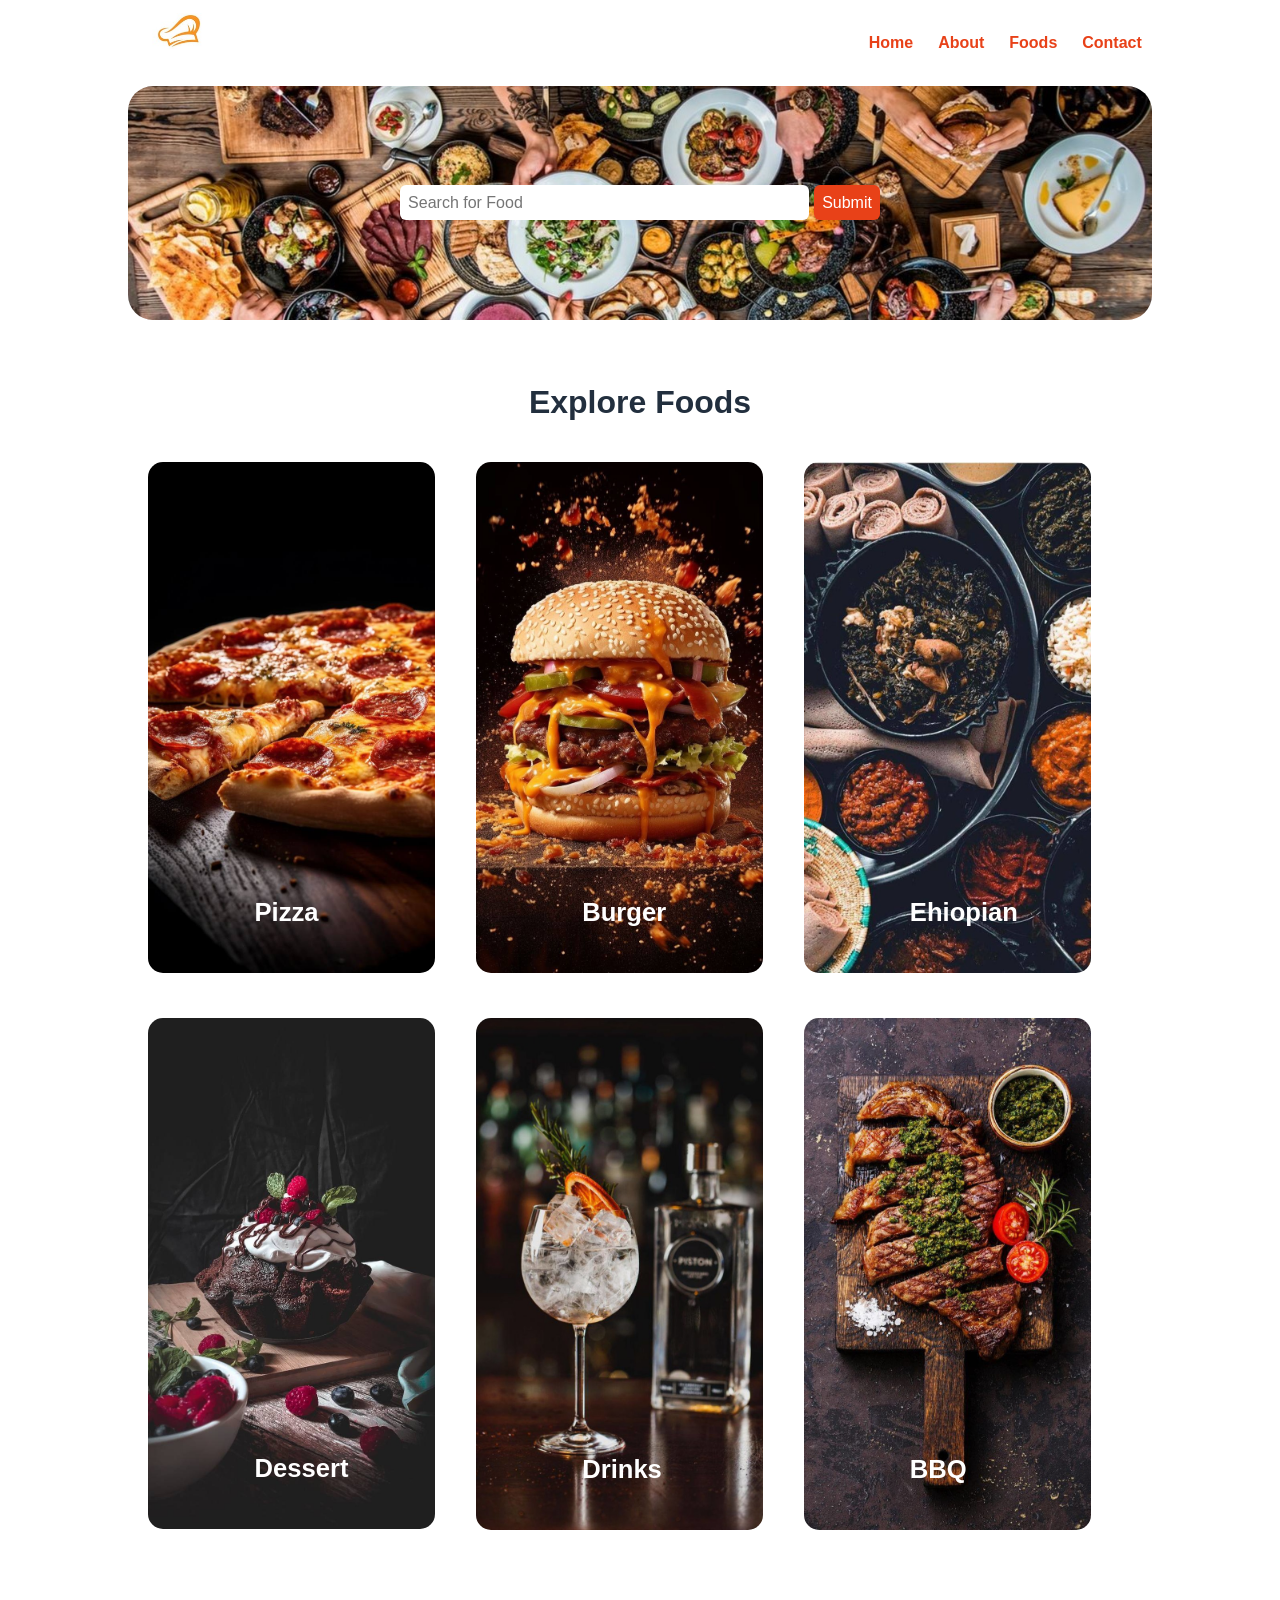
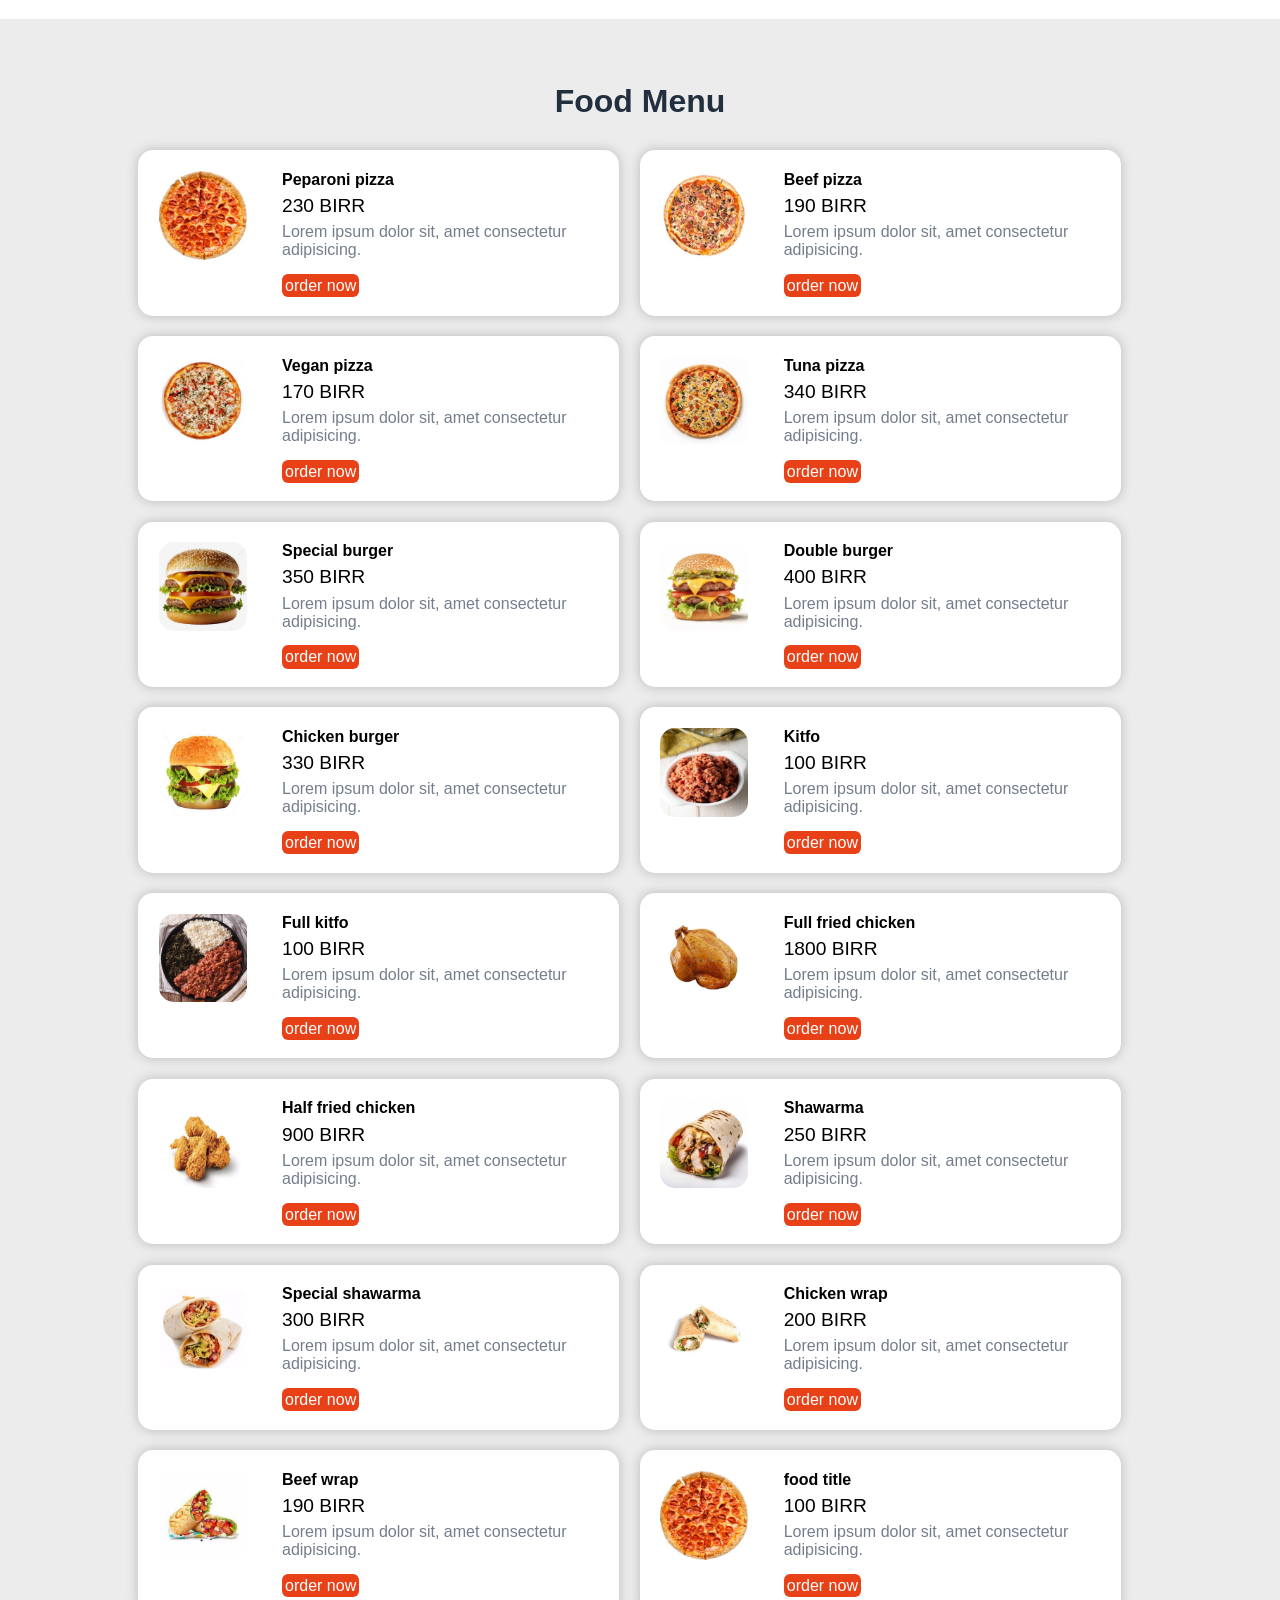
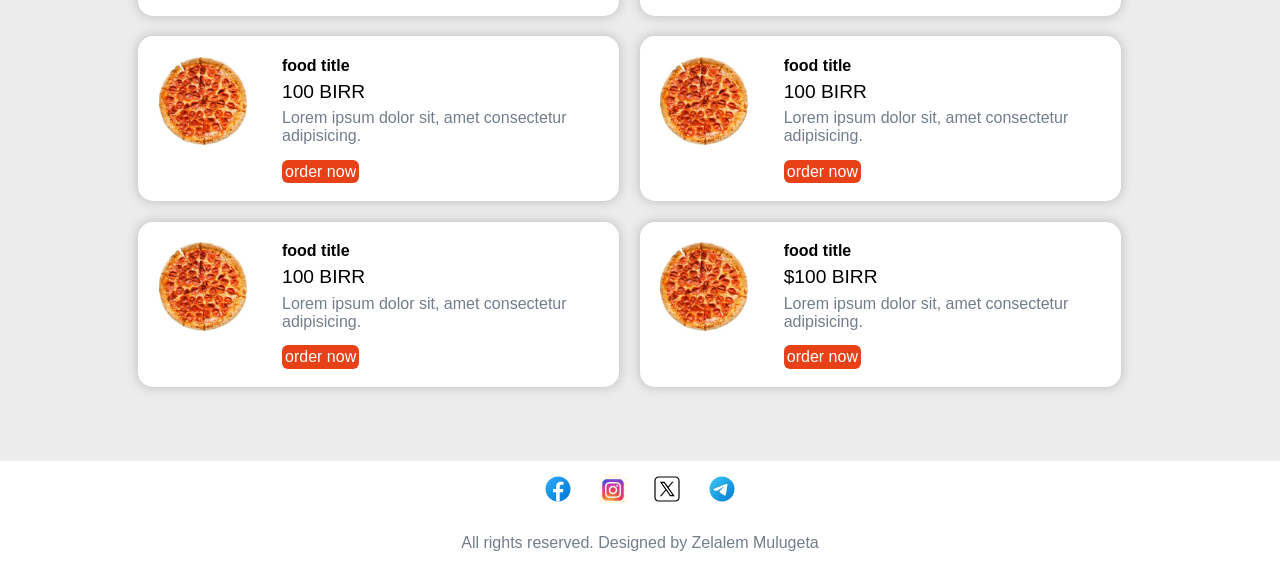
<file: index.html>
<!DOCTYPE html>
<html lang="en">
<head>
  <meta charset="UTF-8">
  <meta name="viewport" content="width=device-width, initial-scale=1.0">
  <title>Restuarant website</title>
  <link rel="stylesheet" href="style.css">
</head>
<body>
  <!--Navbar section stars here-->
    <section class="Navbar">
      <div class="container">
        <div class="logo">
          <img src="images/logo-new.jpg" alt="Restuarant logo" class="img-responsive">
        </div>
        <div class="menu text-right">
          <ul class="ul">
            <li>
              <a href="#">Home</a>
            </li>
            <li>
              <a href="#">About</a>
            </li>
            <li>
              <a href="#">Foods</a>
            </li>
            <li>
              <a href="#">Contact</a>
            </li>
          </ul>
        </div>

        <div class="clear-fix"></div>
      </div>
    </section>
  <!--Navbar section ends here-->




  <!--food search section starts here-->
    <section class="food-search text-center">
      <div class="container"> 
        <form action="">
          <input type="search" name="search" placeholder="Search for Food">
          <input type="submit" name="submit" placeholder="search" class="btn btn-primary">
        </form>
      </div>
    </section>
  <!--food search section ends here-->




  <!--catagories section starts here-->
    <section class="catagories">
      <div class="container">
        <h2 class="text-center">Explore Foods</h2>
        
        <a href="#">
        <div class="box-3 float-container">
          <img src="/images/cata-pizza4.jpg" alt="pizza" class="img-responsive img-curve">        
          <h3 class="float-text text-white">Pizza</h3>
        </div>
        </a>

        <a href="#">
        <div class="box-3 float-container">
          <img src="/images/cata-burger1.jpg" alt="pizza" class="img-responsive img-curve">

          <h3 class="float-text text-white">Burger</h3>
        </div>
        </a>

        <a href="#">
        <div class="box-3 float-container">
          <img src="/images/cata-habesha3.jpg" alt="pizza" class="img-responsive img-curve">
          <h3 class="float-text text-white">Ehiopian</h3>
        </div>
        </a>

        <a href="#">
        <div class="box-3 float-container">
          <img src="/images/cata-dessert.jpg" alt="pizza" class="img-responsive img-curve">
          <h3 class="float-text text-white">Dessert</h3>
        </div>
        </a>

        <a href="#">
        <div class="box-3 float-container">
          <img src="/images/cata-drink4.jpg" alt="pizza" class="img-responsive img-curve">
        <h3 class="float-text text-white">Drinks</h3>
        </div>
        </a>


        <a href="#">
        <div class="box-3 float-container">
          <img src="/images/cata-grilled.jpg" alt="pizza" class="img-responsive img-curve">
          <h3 class="float-text text-white">BBQ</h3>
        </div>
        </a>

        <div class="clear-fix"></div>

      </div>
    </section>
  <!--catagories section ends here-->  
 



  <!--food menu section starts here-->
    <section class="food-menu">
      <div class="container">
        <h2 class="text-center">Food Menu</h2>

        <div class="food-menu-box">
          <div class="food-menu-img">
            <img src="/images/menupizza1.jpg" alt="peparoni pizza" class="img-responsive img-curve">
          </div>

          <div class="food-menu-description">
            <h4>Peparoni pizza</h4>
            <p class="food-price">230 BIRR</p>
            <p class="food-detail">Lorem ipsum dolor sit, amet consectetur adipisicing.</p>
            <br>
            

            <a href="#" class="btn btn-primary">order now</a>
          </div>
          <div class="clear-fix"></div>
        </div>

        <div class="food-menu-box">
          <div class="food-menu-img">
            <img src="/images/beef-pizza.jpg" alt="beef pizza" class="img-responsive img-curve">
          </div>

          <div class="food-menu-description">
            <h4>Beef pizza</h4>
            <p class="food-price">190 BIRR</p>
            <p class="food-detail">Lorem ipsum dolor sit, amet consectetur adipisicing.</p>
            <br>
            

            <a href="#" class="btn btn-primary">order now</a>
          </div>
          <div class="clear-fix"></div>
        </div>

        <div class="food-menu-box">
          <div class="food-menu-img">
            <img src="/images/Vegan-pizza.jpg" alt="Vegan pizza" class="img-responsive img-curve">
          </div>

          <div class="food-menu-description">
            <h4>Vegan pizza</h4>
            <p class="food-price">170 BIRR</p>
            <p class="food-detail">Lorem ipsum dolor sit, amet consectetur adipisicing.</p>
            <br>
            

            <a href="#" class="btn btn-primary">order now</a>
          </div>
          <div class="clear-fix"></div>
        </div>

        <div class="food-menu-box">
          <div class="food-menu-img">
            <img src="/images/tuna-pizza.jpg" alt="large pizza" class="img-responsive img-curve">
          </div>

          <div class="food-menu-description">
            <h4>Tuna pizza</h4>
            <p class="food-price">340 BIRR</p>
            <p class="food-detail">Lorem ipsum dolor sit, amet consectetur adipisicing.</p>
            <br>
            

            <a href="#" class="btn btn-primary">order now</a>
          </div>
          <div class="clear-fix"></div>
        </div>


        <div class="food-menu-box">
          <div class="food-menu-img">
            <img src="/images/special-burger.jpg" alt="special-burger" class="img-responsive img-curve">
          </div>

          <div class="food-menu-description">
            <h4>Special burger</h4>
            <p class="food-price">350 BIRR</p>
            <p class="food-detail">Lorem ipsum dolor sit, amet consectetur adipisicing.</p>
            <br>
            

            <a href="#" class="btn btn-primary">order now</a>
          </div>
          <div class="clear-fix"></div>
        </div>

        <div class="food-menu-box">
          <div class="food-menu-img">
            <img src="/images/double-burger.jpg" alt="double burger" class="img-responsive img-curve">
          </div>

          <div class="food-menu-description">
            <h4>Double burger</h4>
            <p class="food-price">400 BIRR</p>
            <p class="food-detail">Lorem ipsum dolor sit, amet consectetur adipisicing.</p>
            <br>
            

            <a href="#" class="btn btn-primary">order now</a>
          </div>
          <div class="clear-fix"></div>
        </div>

        <div class="food-menu-box">
          <div class="food-menu-img">
            <img src="/images/chicken-burger.jpg" alt="chicken burger" class="img-responsive img-curve">
          </div>

          <div class="food-menu-description">
            <h4>Chicken burger</h4>
            <p class="food-price">330 BIRR</p>
            <p class="food-detail">Lorem ipsum dolor sit, amet consectetur adipisicing.</p>
            <br>
            

            <a href="#" class="btn btn-primary">order now</a>
          </div>
          <div class="clear-fix"></div>
        </div>

        <div class="food-menu-box">
          <div class="food-menu-img">
            <img src="/images/kitfo.jpg" alt="kitfo" class="img-responsive img-curve">
          </div>

          <div class="food-menu-description">
            <h4>Kitfo</h4>
            <p class="food-price">100 BIRR</p>
            <p class="food-detail">Lorem ipsum dolor sit, amet consectetur adipisicing.</p>
            <br>
            

            <a href="#" class="btn btn-primary">order now</a>
          </div>
          <div class="clear-fix"></div>
        </div>

        <div class="food-menu-box">
          <div class="food-menu-img">
            <img src="/images/full-kitfo.jpg" alt="full-kitfo" class="img-responsive img-curve">
          </div>

          <div class="food-menu-description">
            <h4>Full kitfo</h4>
            <p class="food-price">100 BIRR</p>
            <p class="food-detail">Lorem ipsum dolor sit, amet consectetur adipisicing.</p>
            <br>
            

            <a href="#" class="btn btn-primary">order now</a>
          </div>
          <div class="clear-fix"></div>
        </div>

        <div class="food-menu-box">
          <div class="food-menu-img">
            <img src="/images/full-chicken.jpg" alt="full chicken" class="img-responsive img-curve">
          </div>

          <div class="food-menu-description">
            <h4>Full fried chicken</h4>
            <p class="food-price">1800 BIRR</p>
            <p class="food-detail">Lorem ipsum dolor sit, amet consectetur adipisicing.</p>
            <br>
            

            <a href="#" class="btn btn-primary">order now</a>
          </div>
          <div class="clear-fix"></div>
        </div>

        <div class="food-menu-box">
          <div class="food-menu-img">
            <img src="/images/half-fried-chocken.jpg" alt="half chicken" class="img-responsive img-curve">
          </div>

          <div class="food-menu-description">
            <h4>Half fried chicken</h4>
            <p class="food-price">900 BIRR</p>
            <p class="food-detail">Lorem ipsum dolor sit, amet consectetur adipisicing.</p>
            <br>
            

            <a href="#" class="btn btn-primary">order now</a>
          </div>
          <div class="clear-fix"></div>
        </div>

        <div class="food-menu-box">
          <div class="food-menu-img">
            <img src="/images/shawarma.jpg" alt="noraml shawarma" class="img-responsive img-curve">
          </div>

          <div class="food-menu-description">
            <h4>Shawarma</h4>
            <p class="food-price">250 BIRR</p>
            <p class="food-detail">Lorem ipsum dolor sit, amet consectetur adipisicing.</p>
            <br>
            

            <a href="#" class="btn btn-primary">order now</a>
          </div>
          <div class="clear-fix"></div>
        </div>

        <div class="food-menu-box">
          <div class="food-menu-img">
            <img src="/images/special-shawarma.jpg" alt="special shawarma" class="img-responsive img-curve">
          </div>

          <div class="food-menu-description">
            <h4>Special shawarma</h4>
            <p class="food-price">300 BIRR</p>
            <p class="food-detail">Lorem ipsum dolor sit, amet consectetur adipisicing.</p>
            <br>
            

            <a href="#" class="btn btn-primary">order now</a>
          </div>
          <div class="clear-fix"></div>
        </div>

        <div class="food-menu-box">
          <div class="food-menu-img">
            <img src="/images/chicken-wrap.jpg" alt="shicken wrap" class="img-responsive img-curve">
          </div>

          <div class="food-menu-description">
            <h4>Chicken wrap</h4>
            <p class="food-price">200 BIRR</p>
            <p class="food-detail">Lorem ipsum dolor sit, amet consectetur adipisicing.</p>
            <br>
            

            <a href="#" class="btn btn-primary">order now</a>
          </div>
          <div class="clear-fix"></div>
        </div>

        <div class="food-menu-box">
          <div class="food-menu-img">
            <img src="/images/beef-wrap.jpg" alt="peparoni pizza" class="img-responsive img-curve">
          </div>

          <div class="food-menu-description">
            <h4>Beef wrap</h4>
            <p class="food-price">190 BIRR</p>
            <p class="food-detail">Lorem ipsum dolor sit, amet consectetur adipisicing.</p>
            <br>
            

            <a href="#" class="btn btn-primary">order now</a>
          </div>
          <div class="clear-fix"></div>
        </div>

        <div class="food-menu-box">
          <div class="food-menu-img">
            <img src="/images/menupizza1.jpg" alt="peparoni pizza" class="img-responsive img-curve">
          </div>

          <div class="food-menu-description">
            <h4>food title</h4>
            <p class="food-price">100 BIRR</p>
            <p class="food-detail">Lorem ipsum dolor sit, amet consectetur adipisicing.</p>
            <br>
            

            <a href="#" class="btn btn-primary">order now</a>
          </div>
          <div class="clear-fix"></div>
        </div>

        <div class="food-menu-box">
          <div class="food-menu-img">
            <img src="/images/menupizza1.jpg" alt="peparoni pizza" class="img-responsive img-curve">
          </div>

          <div class="food-menu-description">
            <h4>food title</h4>
            <p class="food-price">100 BIRR</p>
            <p class="food-detail">Lorem ipsum dolor sit, amet consectetur adipisicing.</p>
            <br>
            

            <a href="#" class="btn btn-primary">order now</a>
          </div>
          <div class="clear-fix"></div>
        </div>

        <div class="food-menu-box">
          <div class="food-menu-img">
            <img src="/images/menupizza1.jpg" alt="peparoni pizza" class="img-responsive img-curve">
          </div>

          <div class="food-menu-description">
            <h4>food title</h4>
            <p class="food-price">100 BIRR</p>
            <p class="food-detail">Lorem ipsum dolor sit, amet consectetur adipisicing.</p>
            <br>
            

            <a href="#" class="btn btn-primary">order now</a>
          </div>
          <div class="clear-fix"></div>
        </div>

        <div class="food-menu-box">
          <div class="food-menu-img">
            <img src="/images/menupizza1.jpg" alt="peparoni pizza" class="img-responsive img-curve">
          </div>

          <div class="food-menu-description">
            <h4>food title</h4>
            <p class="food-price">100 BIRR</p>
            <p class="food-detail">Lorem ipsum dolor sit, amet consectetur adipisicing.</p>
            <br>
            

            <a href="#" class="btn btn-primary">order now</a>
          </div>
          <div class="clear-fix"></div>
        </div>

        <div class="food-menu-box">
          <div class="food-menu-img">
            <img src="/images/menupizza1.jpg" alt="peparoni pizza" class="img-responsive img-curve">
          </div>

          <div class="food-menu-description">
            <h4>food title</h4>
            <p class="food-price">$100 BIRR</p>
            <p class="food-detail">Lorem ipsum dolor sit, amet consectetur adipisicing.</p>
            <br>
            

            <a href="#" class="btn btn-primary">order now</a>
          </div>
          <div class="clear-fix"></div>
        </div>

        <div class="clear-fix"></div>
      </div>

      
      
    </section>
  <!--food menu section ends here-->  




  <!--socials section starts here-->
    <section class="socials">
      <div class="container text-center">
        <ul>
          <li>
            <a href="https://www.facebook.com/" target="_blank" ><svg class="social-picture" xmlns="http://www.w3.org/2000/svg" x="0px" y="0px" width="100" height="100" viewBox="0 0 48 48">
              <linearGradient id="Ld6sqrtcxMyckEl6xeDdMa_uLWV5A9vXIPu_gr1" x1="9.993" x2="40.615" y1="9.993" y2="40.615" gradientUnits="userSpaceOnUse"><stop offset="0" stop-color="#2aa4f4"></stop><stop offset="1" stop-color="#007ad9"></stop></linearGradient><path fill="url(#Ld6sqrtcxMyckEl6xeDdMa_uLWV5A9vXIPu_gr1)" d="M24,4C12.954,4,4,12.954,4,24s8.954,20,20,20s20-8.954,20-20S35.046,4,24,4z"></path><path fill="#fff" d="M26.707,29.301h5.176l0.813-5.258h-5.989v-2.874c0-2.184,0.714-4.121,2.757-4.121h3.283V12.46 c-0.577-0.078-1.797-0.248-4.102-0.248c-4.814,0-7.636,2.542-7.636,8.334v3.498H16.06v5.258h4.948v14.452 C21.988,43.9,22.981,44,24,44c0.921,0,1.82-0.084,2.707-0.204V29.301z"></path>
              </svg></a>
          </li>
          <li>
            <a href="https://www.instagram.com/" target="_blank"><svg class="social-picture" xmlns="http://www.w3.org/2000/svg" x="0px" y="0px" width="100" height="100" viewBox="0 0 64 64">
              <radialGradient id="TGwjmZMm2W~B4yrgup6jda_119026_gr1" cx="32" cy="32.5" r="31.259" gradientTransform="matrix(1 0 0 -1 0 64)" gradientUnits="userSpaceOnUse"><stop offset="0" stop-color="#efdcb1"></stop><stop offset="0" stop-color="#f2e0bb"></stop><stop offset=".011" stop-color="#f2e0bc"></stop><stop offset=".362" stop-color="#f9edd2"></stop><stop offset=".699" stop-color="#fef4df"></stop><stop offset="1" stop-color="#fff7e4"></stop></radialGradient><path fill="url(#TGwjmZMm2W~B4yrgup6jda_119026_gr1)" d="M58,54c-1.1,0-2-0.9-2-2s0.9-2,2-2h2.5c1.9,0,3.5-1.6,3.5-3.5S62.4,43,60.5,43H50c-1.4,0-2.5-1.1-2.5-2.5	S48.6,38,50,38h8c1.7,0,3-1.3,3-3s-1.3-3-3-3H42v-6h18c2.3,0,4.2-2,4-4.4c-0.2-2.1-2.1-3.6-4.2-3.6H58c-1.1,0-2-0.9-2-2s0.9-2,2-2	h0.4c1.3,0,2.5-0.9,2.6-2.2c0.2-1.5-1-2.8-2.5-2.8h-14C43.7,9,43,8.3,43,7.5S43.7,6,44.5,6h3.9c1.3,0,2.5-0.9,2.6-2.2	C51.1,2.3,50,1,48.5,1H15.6c-1.3,0-2.5,0.9-2.6,2.2C12.9,4.7,14,6,15.5,6H19c1.1,0,2,0.9,2,2s-0.9,2-2,2H6.2c-2.1,0-4,1.5-4.2,3.6	C1.8,16,3.7,18,6,18h2.5c1.9,0,3.5,1.6,3.5,3.5S10.4,25,8.5,25H5.2c-2.1,0-4,1.5-4.2,3.6C0.8,31,2.7,33,5,33h17v11H6	c-1.7,0-3,1.3-3,3s1.3,3,3,3l0,0c1.1,0,2,0.9,2,2s-0.9,2-2,2H4.2c-2.1,0-4,1.5-4.2,3.6C-0.2,60,1.7,62,4,62h53.8	c2.1,0,4-1.5,4.2-3.6C62.2,56,60.3,54,58,54z"></path><radialGradient id="TGwjmZMm2W~B4yrgup6jdb_119026_gr2" cx="18.51" cy="66.293" r="69.648" gradientTransform="matrix(.6435 -.7654 .5056 .4251 -26.92 52.282)" gradientUnits="userSpaceOnUse"><stop offset=".073" stop-color="#eacc7b"></stop><stop offset=".184" stop-color="#ecaa59"></stop><stop offset=".307" stop-color="#ef802e"></stop><stop offset=".358" stop-color="#ef6d3a"></stop><stop offset=".46" stop-color="#f04b50"></stop><stop offset=".516" stop-color="#f03e58"></stop><stop offset=".689" stop-color="#db359e"></stop><stop offset=".724" stop-color="#ce37a4"></stop><stop offset=".789" stop-color="#ac3cb4"></stop><stop offset=".877" stop-color="#7544cf"></stop><stop offset=".98" stop-color="#2b4ff2"></stop></radialGradient><path fill="url(#TGwjmZMm2W~B4yrgup6jdb_119026_gr2)" d="M45,57H19c-5.5,0-10-4.5-10-10V21c0-5.5,4.5-10,10-10h26c5.5,0,10,4.5,10,10v26C55,52.5,50.5,57,45,57z"></path><path fill="#fff" d="M32,20c4.6,0,5.1,0,6.9,0.1c1.7,0.1,2.6,0.4,3.2,0.6c0.8,0.3,1.4,0.7,2,1.3c0.6,0.6,1,1.2,1.3,2 c0.2,0.6,0.5,1.5,0.6,3.2C46,28.9,46,29.4,46,34s0,5.1-0.1,6.9c-0.1,1.7-0.4,2.6-0.6,3.2c-0.3,0.8-0.7,1.4-1.3,2 c-0.6,0.6-1.2,1-2,1.3c-0.6,0.2-1.5,0.5-3.2,0.6C37.1,48,36.6,48,32,48s-5.1,0-6.9-0.1c-1.7-0.1-2.6-0.4-3.2-0.6 c-0.8-0.3-1.4-0.7-2-1.3c-0.6-0.6-1-1.2-1.3-2c-0.2-0.6-0.5-1.5-0.6-3.2C18,39.1,18,38.6,18,34s0-5.1,0.1-6.9 c0.1-1.7,0.4-2.6,0.6-3.2c0.3-0.8,0.7-1.4,1.3-2c0.6-0.6,1.2-1,2-1.3c0.6-0.2,1.5-0.5,3.2-0.6C26.9,20,27.4,20,32,20 M32,17 c-4.6,0-5.2,0-7,0.1c-1.8,0.1-3,0.4-4.1,0.8c-1.1,0.4-2.1,1-3,2s-1.5,1.9-2,3c-0.4,1.1-0.7,2.3-0.8,4.1C15,28.8,15,29.4,15,34 s0,5.2,0.1,7c0.1,1.8,0.4,3,0.8,4.1c0.4,1.1,1,2.1,2,3c0.9,0.9,1.9,1.5,3,2c1.1,0.4,2.3,0.7,4.1,0.8c1.8,0.1,2.4,0.1,7,0.1 s5.2,0,7-0.1c1.8-0.1,3-0.4,4.1-0.8c1.1-0.4,2.1-1,3-2c0.9-0.9,1.5-1.9,2-3c0.4-1.1,0.7-2.3,0.8-4.1c0.1-1.8,0.1-2.4,0.1-7 s0-5.2-0.1-7c-0.1-1.8-0.4-3-0.8-4.1c-0.4-1.1-1-2.1-2-3s-1.9-1.5-3-2c-1.1-0.4-2.3-0.7-4.1-0.8C37.2,17,36.6,17,32,17L32,17z"></path><path fill="#fff" d="M32,25c-5,0-9,4-9,9s4,9,9,9s9-4,9-9S37,25,32,25z M32,40c-3.3,0-6-2.7-6-6s2.7-6,6-6s6,2.7,6,6S35.3,40,32,40 z"></path><circle cx="41" cy="25" r="2" fill="#fff"></circle>
              </svg></a>
          </li>
          <li>
            <a href="https://twitter.com/" target="_blank"><svg class="social-picture" xmlns="http://www.w3.org/2000/svg" x="0px" y="0px" width="100" height="100" viewBox="0 0 50 50">
              <path d="M 11 4 C 7.1456661 4 4 7.1456661 4 11 L 4 39 C 4 42.854334 7.1456661 46 11 46 L 39 46 C 42.854334 46 46 42.854334 46 39 L 46 11 C 46 7.1456661 42.854334 4 39 4 L 11 4 z M 11 6 L 39 6 C 41.773666 6 44 8.2263339 44 11 L 44 39 C 44 41.773666 41.773666 44 39 44 L 11 44 C 8.2263339 44 6 41.773666 6 39 L 6 11 C 6 8.2263339 8.2263339 6 11 6 z M 13.085938 13 L 22.308594 26.103516 L 13 37 L 15.5 37 L 23.4375 27.707031 L 29.976562 37 L 37.914062 37 L 27.789062 22.613281 L 36 13 L 33.5 13 L 26.660156 21.009766 L 21.023438 13 L 13.085938 13 z M 16.914062 15 L 19.978516 15 L 34.085938 35 L 31.021484 35 L 16.914062 15 z"></path>
              </svg></a>
          </li>
          <li>
            <a href="https://telegram.org/" target="_blank"><svg class="social-picture"  xmlns="http://www.w3.org/2000/svg" x="0px" y="0px" width="100" height="100" viewBox="0 0 48 48">
              <linearGradient id="BiF7D16UlC0RZ_VqXJHnXa_oWiuH0jFiU0R_gr1" x1="9.858" x2="38.142" y1="9.858" y2="38.142" gradientUnits="userSpaceOnUse"><stop offset="0" stop-color="#33bef0"></stop><stop offset="1" stop-color="#0a85d9"></stop></linearGradient><path fill="url(#BiF7D16UlC0RZ_VqXJHnXa_oWiuH0jFiU0R_gr1)" d="M44,24c0,11.045-8.955,20-20,20S4,35.045,4,24S12.955,4,24,4S44,12.955,44,24z"></path><path d="M10.119,23.466c8.155-3.695,17.733-7.704,19.208-8.284c3.252-1.279,4.67,0.028,4.448,2.113	c-0.273,2.555-1.567,9.99-2.363,15.317c-0.466,3.117-2.154,4.072-4.059,2.863c-1.445-0.917-6.413-4.17-7.72-5.282	c-0.891-0.758-1.512-1.608-0.88-2.474c0.185-0.253,0.658-0.763,0.921-1.017c1.319-1.278,1.141-1.553-0.454-0.412	c-0.19,0.136-1.292,0.935-1.745,1.237c-1.11,0.74-2.131,0.78-3.862,0.192c-1.416-0.481-2.776-0.852-3.634-1.223	C8.794,25.983,8.34,24.272,10.119,23.466z" opacity=".05"></path><path d="M10.836,23.591c7.572-3.385,16.884-7.264,18.246-7.813c3.264-1.318,4.465-0.536,4.114,2.011	c-0.326,2.358-1.483,9.654-2.294,14.545c-0.478,2.879-1.874,3.513-3.692,2.337c-1.139-0.734-5.723-3.754-6.835-4.633	c-0.86-0.679-1.751-1.463-0.71-2.598c0.348-0.379,2.27-2.234,3.707-3.614c0.833-0.801,0.536-1.196-0.469-0.508	c-1.843,1.263-4.858,3.262-5.396,3.625c-1.025,0.69-1.988,0.856-3.664,0.329c-1.321-0.416-2.597-0.819-3.262-1.078	C9.095,25.618,9.075,24.378,10.836,23.591z" opacity=".07"></path><path fill="#fff" d="M11.553,23.717c6.99-3.075,16.035-6.824,17.284-7.343c3.275-1.358,4.28-1.098,3.779,1.91	c-0.36,2.162-1.398,9.319-2.226,13.774c-0.491,2.642-1.593,2.955-3.325,1.812c-0.833-0.55-5.038-3.331-5.951-3.984	c-0.833-0.595-1.982-1.311-0.541-2.721c0.513-0.502,3.874-3.712,6.493-6.21c0.343-0.328-0.088-0.867-0.484-0.604	c-3.53,2.341-8.424,5.59-9.047,6.013c-0.941,0.639-1.845,0.932-3.467,0.466c-1.226-0.352-2.423-0.772-2.889-0.932	C9.384,25.282,9.81,24.484,11.553,23.717z"></path>
              </svg></a>
          </li>
        </ul>
      </div>
    </section>
  <!--socials section ends here-->





  <!--footer section starts here-->
    <section class="footer">
      <div class="container text-center food-detail">
        <p>All rights reserved. Designed by Zelalem Mulugeta</p>
      </div>  
   </section>
  <!--footer section ends here-->  



</body>
</html>
</file>
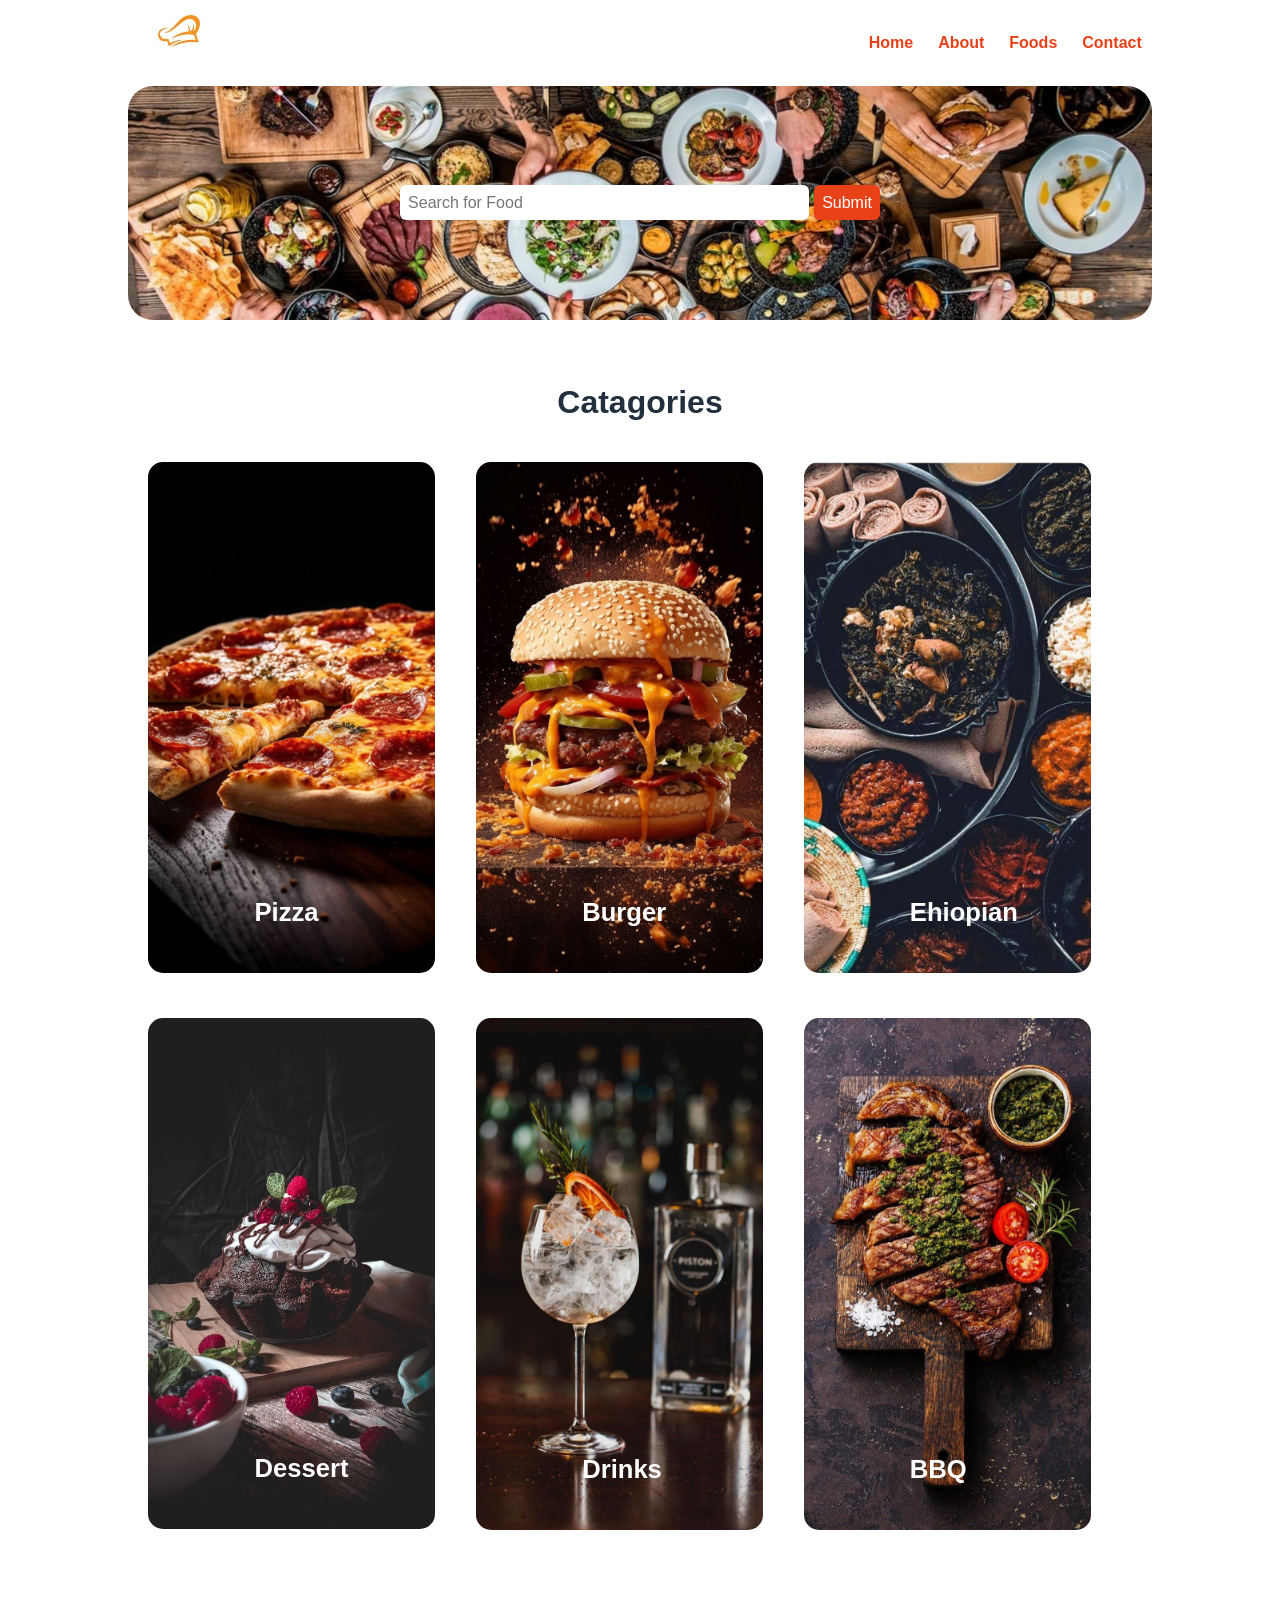
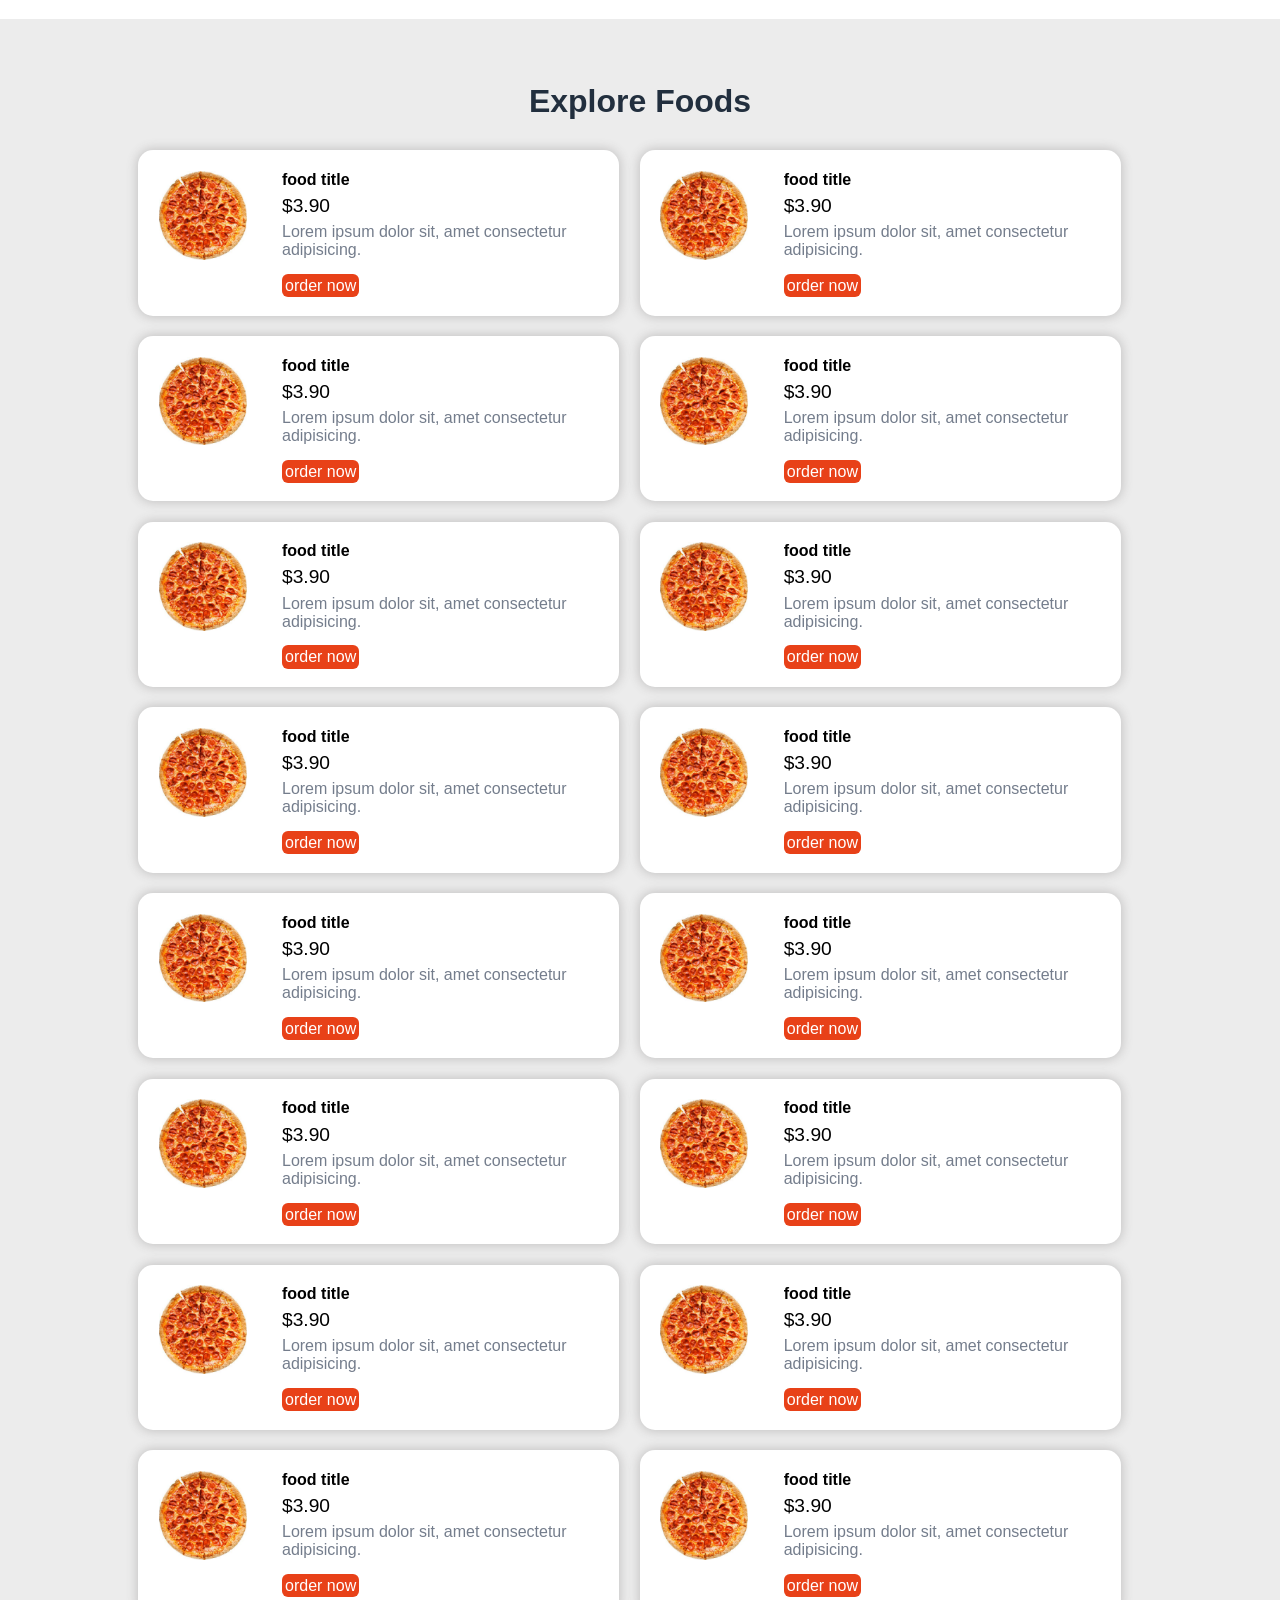
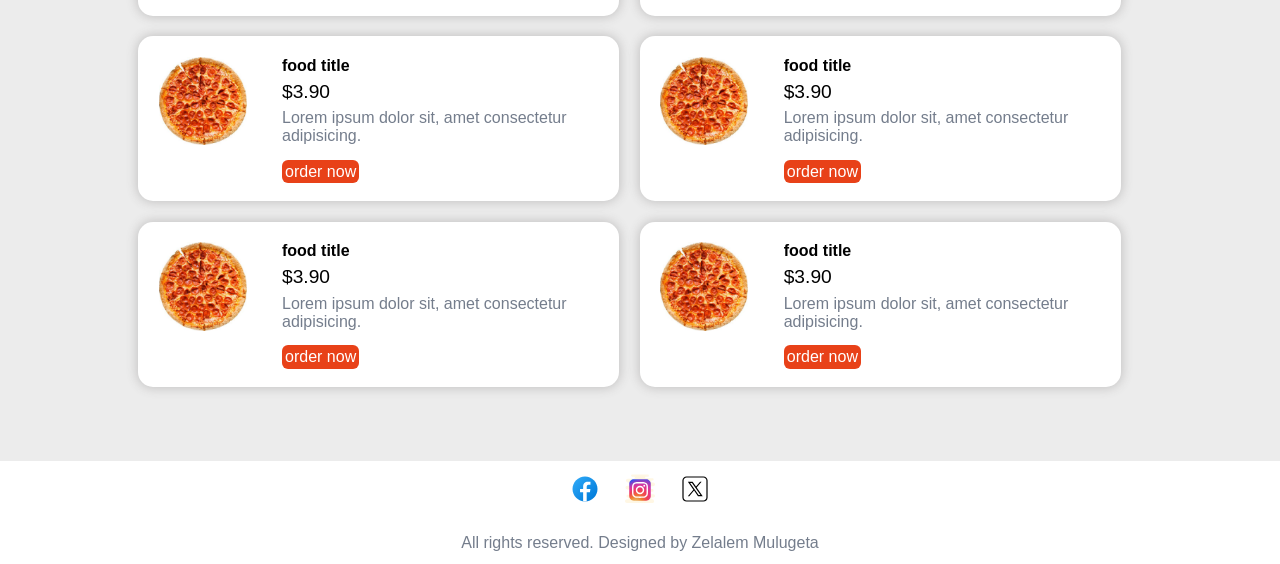
<file: indx.html>
<!DOCTYPE html>
<html lang="en">
<head>
  <meta charset="UTF-8">
  <meta name="viewport" content="width=device-width, initial-scale=1.0">
  <title>Restuarant website</title>
  <link rel="stylesheet" href="style.css">
</head>
<body>
  <!--Navbar section stars here-->
    <section class="Navbar">
      <div class="container">
        <div class="logo">
          <img src="images/logo-new.jpg" alt="Restuarant logo" class="img-responsive">
        </div>
        <div class="menu text-right">
          <ul class="ul">
            <li>
              <a href="#">Home</a>
            </li>
            <li>
              <a href="#">About</a>
            </li>
            <li>
              <a href="#">Foods</a>
            </li>
            <li>
              <a href="#">Contact</a>
            </li>
          </ul>
        </div>

        <div class="clear-fix"></div>
      </div>
    </section>
  <!--Navbar section ends here-->




  <!--food search section starts here-->
    <section class="food-search text-center">
      <div class="container"> 
        <form action="">
          <input type="search" name="search" placeholder="Search for Food">
          <input type="submit" name="submit" placeholder="search" class="btn btn-primary">
        </form>
      </div>
    </section>
  <!--food search section ends here-->




  <!--catagories section starts here-->
    <section class="catagories">
      <div class="container">
        <h2 class="text-center">Catagories</h2>
        
        <div class="box-3 float-container">
          <img src="/images/cata-pizza4.jpg" alt="pizza" class="img-responsive img-curve">

          <h3 class="float-text text-white">Pizza</h3>
        </div>

        <div class="box-3 float-container">
          <img src="/images/cata-burger1.jpg" alt="pizza" class="img-responsive img-curve">

          <h3 class="float-text text-white">Burger</h3>
        </div>

        <div class="box-3 float-container">
          <img src="/images/cata-habesha3.jpg" alt="pizza" class="img-responsive img-curve">

          <h3 class="float-text text-white">Ehiopian</h3>
        </div>
        <div class="box-3 float-container">
          <img src="/images/cata-dessert.jpg" alt="pizza" class="img-responsive img-curve">

          <h3 class="float-text text-white">Dessert</h3>
        </div>

        <div class="box-3 float-container">
          <img src="/images/cata-drink4.jpg" alt="pizza" class="img-responsive img-curve">

          <h3 class="float-text text-white">Drinks</h3>
        </div>

        <div class="box-3 float-container">
          <img src="/images/cata-grilled.jpg" alt="pizza" class="img-responsive img-curve">

          <h3 class="float-text text-white">BBQ</h3>
        </div>


        <div class="clear-fix"></div>

      </div>
    </section>
  <!--catagories section ends here-->  
 



  <!--food menu section starts here-->
    <section class="food-menu">
      <div class="container">
        <h2 class="text-center">Explore Foods</h2>

        <div class="food-menu-box">
          <div class="food-menu-img">
            <img src="/images/menupizza1.jpg" alt="peparoni pizza" class="img-responsive img-curve">
          </div>

          <div class="food-menu-description">
            <h4>food title</h4>
            <p class="food-price">$3.90</p>
            <p class="food-detail">Lorem ipsum dolor sit, amet consectetur adipisicing.</p>
            <br>
            

            <a href="#" class="btn btn-primary">order now</a>
          </div>
          <div class="clear-fix"></div>
        </div>

        <div class="food-menu-box">
          <div class="food-menu-img">
            <img src="/images/menupizza1.jpg" alt="peparoni pizza" class="img-responsive img-curve">
          </div>

          <div class="food-menu-description">
            <h4>food title</h4>
            <p class="food-price">$3.90</p>
            <p class="food-detail">Lorem ipsum dolor sit, amet consectetur adipisicing.</p>
            <br>
            

            <a href="#" class="btn btn-primary">order now</a>
          </div>
          <div class="clear-fix"></div>
        </div>

        <div class="food-menu-box">
          <div class="food-menu-img">
            <img src="/images/menupizza1.jpg" alt="peparoni pizza" class="img-responsive img-curve">
          </div>

          <div class="food-menu-description">
            <h4>food title</h4>
            <p class="food-price">$3.90</p>
            <p class="food-detail">Lorem ipsum dolor sit, amet consectetur adipisicing.</p>
            <br>
            

            <a href="#" class="btn btn-primary">order now</a>
          </div>
          <div class="clear-fix"></div>
        </div>

        <div class="food-menu-box">
          <div class="food-menu-img">
            <img src="/images/menupizza1.jpg" alt="peparoni pizza" class="img-responsive img-curve">
          </div>

          <div class="food-menu-description">
            <h4>food title</h4>
            <p class="food-price">$3.90</p>
            <p class="food-detail">Lorem ipsum dolor sit, amet consectetur adipisicing.</p>
            <br>
            

            <a href="#" class="btn btn-primary">order now</a>
          </div>
          <div class="clear-fix"></div>
        </div>


        <div class="food-menu-box">
          <div class="food-menu-img">
            <img src="/images/menupizza1.jpg" alt="peparoni pizza" class="img-responsive img-curve">
          </div>

          <div class="food-menu-description">
            <h4>food title</h4>
            <p class="food-price">$3.90</p>
            <p class="food-detail">Lorem ipsum dolor sit, amet consectetur adipisicing.</p>
            <br>
            

            <a href="#" class="btn btn-primary">order now</a>
          </div>
          <div class="clear-fix"></div>
        </div>

        <div class="food-menu-box">
          <div class="food-menu-img">
            <img src="/images/menupizza1.jpg" alt="peparoni pizza" class="img-responsive img-curve">
          </div>

          <div class="food-menu-description">
            <h4>food title</h4>
            <p class="food-price">$3.90</p>
            <p class="food-detail">Lorem ipsum dolor sit, amet consectetur adipisicing.</p>
            <br>
            

            <a href="#" class="btn btn-primary">order now</a>
          </div>
          <div class="clear-fix"></div>
        </div>

        <div class="food-menu-box">
          <div class="food-menu-img">
            <img src="/images/menupizza1.jpg" alt="peparoni pizza" class="img-responsive img-curve">
          </div>

          <div class="food-menu-description">
            <h4>food title</h4>
            <p class="food-price">$3.90</p>
            <p class="food-detail">Lorem ipsum dolor sit, amet consectetur adipisicing.</p>
            <br>
            

            <a href="#" class="btn btn-primary">order now</a>
          </div>
          <div class="clear-fix"></div>
        </div>

        <div class="food-menu-box">
          <div class="food-menu-img">
            <img src="/images/menupizza1.jpg" alt="peparoni pizza" class="img-responsive img-curve">
          </div>

          <div class="food-menu-description">
            <h4>food title</h4>
            <p class="food-price">$3.90</p>
            <p class="food-detail">Lorem ipsum dolor sit, amet consectetur adipisicing.</p>
            <br>
            

            <a href="#" class="btn btn-primary">order now</a>
          </div>
          <div class="clear-fix"></div>
        </div>

        <div class="food-menu-box">
          <div class="food-menu-img">
            <img src="/images/menupizza1.jpg" alt="peparoni pizza" class="img-responsive img-curve">
          </div>

          <div class="food-menu-description">
            <h4>food title</h4>
            <p class="food-price">$3.90</p>
            <p class="food-detail">Lorem ipsum dolor sit, amet consectetur adipisicing.</p>
            <br>
            

            <a href="#" class="btn btn-primary">order now</a>
          </div>
          <div class="clear-fix"></div>
        </div>

        <div class="food-menu-box">
          <div class="food-menu-img">
            <img src="/images/menupizza1.jpg" alt="peparoni pizza" class="img-responsive img-curve">
          </div>

          <div class="food-menu-description">
            <h4>food title</h4>
            <p class="food-price">$3.90</p>
            <p class="food-detail">Lorem ipsum dolor sit, amet consectetur adipisicing.</p>
            <br>
            

            <a href="#" class="btn btn-primary">order now</a>
          </div>
          <div class="clear-fix"></div>
        </div>

        <div class="food-menu-box">
          <div class="food-menu-img">
            <img src="/images/menupizza1.jpg" alt="peparoni pizza" class="img-responsive img-curve">
          </div>

          <div class="food-menu-description">
            <h4>food title</h4>
            <p class="food-price">$3.90</p>
            <p class="food-detail">Lorem ipsum dolor sit, amet consectetur adipisicing.</p>
            <br>
            

            <a href="#" class="btn btn-primary">order now</a>
          </div>
          <div class="clear-fix"></div>
        </div>

        <div class="food-menu-box">
          <div class="food-menu-img">
            <img src="/images/menupizza1.jpg" alt="peparoni pizza" class="img-responsive img-curve">
          </div>

          <div class="food-menu-description">
            <h4>food title</h4>
            <p class="food-price">$3.90</p>
            <p class="food-detail">Lorem ipsum dolor sit, amet consectetur adipisicing.</p>
            <br>
            

            <a href="#" class="btn btn-primary">order now</a>
          </div>
          <div class="clear-fix"></div>
        </div>

        <div class="food-menu-box">
          <div class="food-menu-img">
            <img src="/images/menupizza1.jpg" alt="peparoni pizza" class="img-responsive img-curve">
          </div>

          <div class="food-menu-description">
            <h4>food title</h4>
            <p class="food-price">$3.90</p>
            <p class="food-detail">Lorem ipsum dolor sit, amet consectetur adipisicing.</p>
            <br>
            

            <a href="#" class="btn btn-primary">order now</a>
          </div>
          <div class="clear-fix"></div>
        </div>

        <div class="food-menu-box">
          <div class="food-menu-img">
            <img src="/images/menupizza1.jpg" alt="peparoni pizza" class="img-responsive img-curve">
          </div>

          <div class="food-menu-description">
            <h4>food title</h4>
            <p class="food-price">$3.90</p>
            <p class="food-detail">Lorem ipsum dolor sit, amet consectetur adipisicing.</p>
            <br>
            

            <a href="#" class="btn btn-primary">order now</a>
          </div>
          <div class="clear-fix"></div>
        </div>

        <div class="food-menu-box">
          <div class="food-menu-img">
            <img src="/images/menupizza1.jpg" alt="peparoni pizza" class="img-responsive img-curve">
          </div>

          <div class="food-menu-description">
            <h4>food title</h4>
            <p class="food-price">$3.90</p>
            <p class="food-detail">Lorem ipsum dolor sit, amet consectetur adipisicing.</p>
            <br>
            

            <a href="#" class="btn btn-primary">order now</a>
          </div>
          <div class="clear-fix"></div>
        </div>

        <div class="food-menu-box">
          <div class="food-menu-img">
            <img src="/images/menupizza1.jpg" alt="peparoni pizza" class="img-responsive img-curve">
          </div>

          <div class="food-menu-description">
            <h4>food title</h4>
            <p class="food-price">$3.90</p>
            <p class="food-detail">Lorem ipsum dolor sit, amet consectetur adipisicing.</p>
            <br>
            

            <a href="#" class="btn btn-primary">order now</a>
          </div>
          <div class="clear-fix"></div>
        </div>

        <div class="food-menu-box">
          <div class="food-menu-img">
            <img src="/images/menupizza1.jpg" alt="peparoni pizza" class="img-responsive img-curve">
          </div>

          <div class="food-menu-description">
            <h4>food title</h4>
            <p class="food-price">$3.90</p>
            <p class="food-detail">Lorem ipsum dolor sit, amet consectetur adipisicing.</p>
            <br>
            

            <a href="#" class="btn btn-primary">order now</a>
          </div>
          <div class="clear-fix"></div>
        </div>

        <div class="food-menu-box">
          <div class="food-menu-img">
            <img src="/images/menupizza1.jpg" alt="peparoni pizza" class="img-responsive img-curve">
          </div>

          <div class="food-menu-description">
            <h4>food title</h4>
            <p class="food-price">$3.90</p>
            <p class="food-detail">Lorem ipsum dolor sit, amet consectetur adipisicing.</p>
            <br>
            

            <a href="#" class="btn btn-primary">order now</a>
          </div>
          <div class="clear-fix"></div>
        </div>

        <div class="food-menu-box">
          <div class="food-menu-img">
            <img src="/images/menupizza1.jpg" alt="peparoni pizza" class="img-responsive img-curve">
          </div>

          <div class="food-menu-description">
            <h4>food title</h4>
            <p class="food-price">$3.90</p>
            <p class="food-detail">Lorem ipsum dolor sit, amet consectetur adipisicing.</p>
            <br>
            

            <a href="#" class="btn btn-primary">order now</a>
          </div>
          <div class="clear-fix"></div>
        </div>

        <div class="food-menu-box">
          <div class="food-menu-img">
            <img src="/images/menupizza1.jpg" alt="peparoni pizza" class="img-responsive img-curve">
          </div>

          <div class="food-menu-description">
            <h4>food title</h4>
            <p class="food-price">$3.90</p>
            <p class="food-detail">Lorem ipsum dolor sit, amet consectetur adipisicing.</p>
            <br>
            

            <a href="#" class="btn btn-primary">order now</a>
          </div>
          <div class="clear-fix"></div>
        </div>

        <div class="clear-fix"></div>
      </div>

      
      
    </section>
  <!--food menu section ends here-->  




  <!--socials section starts here-->
    <section class="socials">
      <div class="container text-center">
        <ul>
          <li>
            <a href="https://www.facebook.com/" target="_blank" ><svg class="social-picture" xmlns="http://www.w3.org/2000/svg" x="0px" y="0px" width="100" height="100" viewBox="0 0 48 48">
              <linearGradient id="Ld6sqrtcxMyckEl6xeDdMa_uLWV5A9vXIPu_gr1" x1="9.993" x2="40.615" y1="9.993" y2="40.615" gradientUnits="userSpaceOnUse"><stop offset="0" stop-color="#2aa4f4"></stop><stop offset="1" stop-color="#007ad9"></stop></linearGradient><path fill="url(#Ld6sqrtcxMyckEl6xeDdMa_uLWV5A9vXIPu_gr1)" d="M24,4C12.954,4,4,12.954,4,24s8.954,20,20,20s20-8.954,20-20S35.046,4,24,4z"></path><path fill="#fff" d="M26.707,29.301h5.176l0.813-5.258h-5.989v-2.874c0-2.184,0.714-4.121,2.757-4.121h3.283V12.46 c-0.577-0.078-1.797-0.248-4.102-0.248c-4.814,0-7.636,2.542-7.636,8.334v3.498H16.06v5.258h4.948v14.452 C21.988,43.9,22.981,44,24,44c0.921,0,1.82-0.084,2.707-0.204V29.301z"></path>
              </svg></a>
          </li>
          <li>
            <a href="https://www.instagram.com/" target="_blank"><svg class="social-picture" xmlns="http://www.w3.org/2000/svg" x="0px" y="0px" width="100" height="100" viewBox="0 0 64 64">
              <radialGradient id="TGwjmZMm2W~B4yrgup6jda_119026_gr1" cx="32" cy="32.5" r="31.259" gradientTransform="matrix(1 0 0 -1 0 64)" gradientUnits="userSpaceOnUse"><stop offset="0" stop-color="#efdcb1"></stop><stop offset="0" stop-color="#f2e0bb"></stop><stop offset=".011" stop-color="#f2e0bc"></stop><stop offset=".362" stop-color="#f9edd2"></stop><stop offset=".699" stop-color="#fef4df"></stop><stop offset="1" stop-color="#fff7e4"></stop></radialGradient><path fill="url(#TGwjmZMm2W~B4yrgup6jda_119026_gr1)" d="M58,54c-1.1,0-2-0.9-2-2s0.9-2,2-2h2.5c1.9,0,3.5-1.6,3.5-3.5S62.4,43,60.5,43H50c-1.4,0-2.5-1.1-2.5-2.5	S48.6,38,50,38h8c1.7,0,3-1.3,3-3s-1.3-3-3-3H42v-6h18c2.3,0,4.2-2,4-4.4c-0.2-2.1-2.1-3.6-4.2-3.6H58c-1.1,0-2-0.9-2-2s0.9-2,2-2	h0.4c1.3,0,2.5-0.9,2.6-2.2c0.2-1.5-1-2.8-2.5-2.8h-14C43.7,9,43,8.3,43,7.5S43.7,6,44.5,6h3.9c1.3,0,2.5-0.9,2.6-2.2	C51.1,2.3,50,1,48.5,1H15.6c-1.3,0-2.5,0.9-2.6,2.2C12.9,4.7,14,6,15.5,6H19c1.1,0,2,0.9,2,2s-0.9,2-2,2H6.2c-2.1,0-4,1.5-4.2,3.6	C1.8,16,3.7,18,6,18h2.5c1.9,0,3.5,1.6,3.5,3.5S10.4,25,8.5,25H5.2c-2.1,0-4,1.5-4.2,3.6C0.8,31,2.7,33,5,33h17v11H6	c-1.7,0-3,1.3-3,3s1.3,3,3,3l0,0c1.1,0,2,0.9,2,2s-0.9,2-2,2H4.2c-2.1,0-4,1.5-4.2,3.6C-0.2,60,1.7,62,4,62h53.8	c2.1,0,4-1.5,4.2-3.6C62.2,56,60.3,54,58,54z"></path><radialGradient id="TGwjmZMm2W~B4yrgup6jdb_119026_gr2" cx="18.51" cy="66.293" r="69.648" gradientTransform="matrix(.6435 -.7654 .5056 .4251 -26.92 52.282)" gradientUnits="userSpaceOnUse"><stop offset=".073" stop-color="#eacc7b"></stop><stop offset=".184" stop-color="#ecaa59"></stop><stop offset=".307" stop-color="#ef802e"></stop><stop offset=".358" stop-color="#ef6d3a"></stop><stop offset=".46" stop-color="#f04b50"></stop><stop offset=".516" stop-color="#f03e58"></stop><stop offset=".689" stop-color="#db359e"></stop><stop offset=".724" stop-color="#ce37a4"></stop><stop offset=".789" stop-color="#ac3cb4"></stop><stop offset=".877" stop-color="#7544cf"></stop><stop offset=".98" stop-color="#2b4ff2"></stop></radialGradient><path fill="url(#TGwjmZMm2W~B4yrgup6jdb_119026_gr2)" d="M45,57H19c-5.5,0-10-4.5-10-10V21c0-5.5,4.5-10,10-10h26c5.5,0,10,4.5,10,10v26C55,52.5,50.5,57,45,57z"></path><path fill="#fff" d="M32,20c4.6,0,5.1,0,6.9,0.1c1.7,0.1,2.6,0.4,3.2,0.6c0.8,0.3,1.4,0.7,2,1.3c0.6,0.6,1,1.2,1.3,2 c0.2,0.6,0.5,1.5,0.6,3.2C46,28.9,46,29.4,46,34s0,5.1-0.1,6.9c-0.1,1.7-0.4,2.6-0.6,3.2c-0.3,0.8-0.7,1.4-1.3,2 c-0.6,0.6-1.2,1-2,1.3c-0.6,0.2-1.5,0.5-3.2,0.6C37.1,48,36.6,48,32,48s-5.1,0-6.9-0.1c-1.7-0.1-2.6-0.4-3.2-0.6 c-0.8-0.3-1.4-0.7-2-1.3c-0.6-0.6-1-1.2-1.3-2c-0.2-0.6-0.5-1.5-0.6-3.2C18,39.1,18,38.6,18,34s0-5.1,0.1-6.9 c0.1-1.7,0.4-2.6,0.6-3.2c0.3-0.8,0.7-1.4,1.3-2c0.6-0.6,1.2-1,2-1.3c0.6-0.2,1.5-0.5,3.2-0.6C26.9,20,27.4,20,32,20 M32,17 c-4.6,0-5.2,0-7,0.1c-1.8,0.1-3,0.4-4.1,0.8c-1.1,0.4-2.1,1-3,2s-1.5,1.9-2,3c-0.4,1.1-0.7,2.3-0.8,4.1C15,28.8,15,29.4,15,34 s0,5.2,0.1,7c0.1,1.8,0.4,3,0.8,4.1c0.4,1.1,1,2.1,2,3c0.9,0.9,1.9,1.5,3,2c1.1,0.4,2.3,0.7,4.1,0.8c1.8,0.1,2.4,0.1,7,0.1 s5.2,0,7-0.1c1.8-0.1,3-0.4,4.1-0.8c1.1-0.4,2.1-1,3-2c0.9-0.9,1.5-1.9,2-3c0.4-1.1,0.7-2.3,0.8-4.1c0.1-1.8,0.1-2.4,0.1-7 s0-5.2-0.1-7c-0.1-1.8-0.4-3-0.8-4.1c-0.4-1.1-1-2.1-2-3s-1.9-1.5-3-2c-1.1-0.4-2.3-0.7-4.1-0.8C37.2,17,36.6,17,32,17L32,17z"></path><path fill="#fff" d="M32,25c-5,0-9,4-9,9s4,9,9,9s9-4,9-9S37,25,32,25z M32,40c-3.3,0-6-2.7-6-6s2.7-6,6-6s6,2.7,6,6S35.3,40,32,40 z"></path><circle cx="41" cy="25" r="2" fill="#fff"></circle>
              </svg></a>
          </li>
          <li>
            <a href="https://twitter.com/" target="_blank"><svg class="social-picture" xmlns="http://www.w3.org/2000/svg" x="0px" y="0px" width="100" height="100" viewBox="0 0 50 50">
              <path d="M 11 4 C 7.1456661 4 4 7.1456661 4 11 L 4 39 C 4 42.854334 7.1456661 46 11 46 L 39 46 C 42.854334 46 46 42.854334 46 39 L 46 11 C 46 7.1456661 42.854334 4 39 4 L 11 4 z M 11 6 L 39 6 C 41.773666 6 44 8.2263339 44 11 L 44 39 C 44 41.773666 41.773666 44 39 44 L 11 44 C 8.2263339 44 6 41.773666 6 39 L 6 11 C 6 8.2263339 8.2263339 6 11 6 z M 13.085938 13 L 22.308594 26.103516 L 13 37 L 15.5 37 L 23.4375 27.707031 L 29.976562 37 L 37.914062 37 L 27.789062 22.613281 L 36 13 L 33.5 13 L 26.660156 21.009766 L 21.023438 13 L 13.085938 13 z M 16.914062 15 L 19.978516 15 L 34.085938 35 L 31.021484 35 L 16.914062 15 z"></path>
              </svg></a>
          </li>
        </ul>
      </div>
    </section>
  <!--socials section ends here-->





  <!--footer section starts here-->
    <section class="footer">
      <div class="container text-center food-detail">
        <p>All rights reserved. Designed by Zelalem Mulugeta</p>
      </div>  
   </section>
  <!--footer section ends here-->  



</body>
</html>
</file>
<file: style.css>
/*
  Author: Zelalem Mulugeta;
  Theme: Restuarant Food Ordedr;
*/
*{
  margin: 0 0;
  padding: 0 0;
  font-family: Arial, Helvetica, sans-serif;
}

.container {
  width: 80%;
  margin: 0 auto;
  padding: 1%;
}

.clear-fix {
  clear: both;
  float: none;
}
a {
color: #e84118;
text-decoration: none;
}
a:hover {
  color: #c23616;
}
.text-center {
  text-align: center;
}
.btn {
  padding: 1%;
  border: none;
  font-size: 1rem;
  border-radius: 6px;
}
.btn-primary {
  background-color: #e84118;
  color: white;
  cursor: pointer;
}
.btn-primary:hover {
  background-color: #c23616;
  color: white;
}

.btn-primary:active{
  background-color: green;
}

h2 {
  color: #222f3e;
  font-size: 2rem;
  margin-bottom: 2%;
}
h3 {
  font-size: 1.6rem;
}

.text-white {
  color: white;
}
.img-curve {
  border-radius: 15px;
}


/* CSS OF NAV BAR SECTION */

.logo {
  width: 10%;
  float: left;
}
.img-responsive {
  width: 100%;
}

.text-right {
  text-align: right;
}

.menu ul {
  list-style-type: none;
}

.menu ul li {
  display: inline;
  padding: 1%;
  font-weight: bold;
}

.menu {
  line-height: 60px;
}
.float-container {
  position:  relative;
}
.float-text {
  position: absolute;
  left: 37%;
  bottom: 50px;
}


/*CSS FOR FOOD SEARCH SECTION */

.food-search {
  background-image: url(images/search\ background.jpeg);
  padding:7% 0;
  background-size: cover;
  background-repeat: no-repeat;
  background-position: center;
  width: 80%;
  margin-left: 10%;
  margin-right: 10%;
  border-radius: 25px;
}
.food-search input[type="search"] {
  width: 50%;
  padding: 1%;
  font-size: 1rem;
  border: none;
  border-radius: 6px;
}

/* CSS FOR CATAGORIEES */

.catagories {
  padding: 4% 0;
}

.box-3{
  width: 28%;
  float: left;
  margin: 2%;
}

/* CSS FOR FOOD MENU */
.food-menu {
  background-color: #ececec;
  padding: 4% 0;
}
.food-menu-box {
  width: 43%;
  margin: 1%;
  float: left;
  padding: 2%;
  background-color: white;
  border-radius: 15px;
  box-shadow: 0px 0px 11px 1px rgb(194, 193, 193);
}

.food-menu-img {
  width: 20%;
  float: left;
}

.food-menu-description {
  width: 70%;
  float: left;
  margin-left: 8%;
}

.food-price {
  font-size: 1.2rem;
  margin: 2% 0;
}

.food-detail {
  font-size: 1rem;
  color: #747d8c;
}

/* CSS FOR SOCIAL */

.socials ul {
  list-style-type: none;
}
.socials ul li {
  display: inline;
  padding: 1%;
}

.social-picture {
  width: 30px;
  height: 30px;
}




/* CSS for Mobile Size or Smaller Screen */

@media only screen and (max-width:768px){
  .logo{
      width: 80%;
      float: none;
      margin: 1% auto;
  }

  .menu ul{
      text-align: center;
  }

  .food-search input[type="search"]{
      width: 90%;
      padding: 2%;
      margin-bottom: 3%;
  }

  .btn{
      width: 91%;
      padding: 2%;
  }

  .food-search{
      padding: 10% 0;
  }

  .categories{
      padding: 20% 0;
  }
  h2{
      margin-bottom: 10%;
  }
  .box-3{
      width: 100%;
      margin: 4% auto;
  }

  .food-menu{
      padding: 20% 0;
  }

  .food-menu-box{
      width: 90%;
      padding: 5%;
      margin-bottom: 5%;
  }
  .social{
      padding: 5% 0;
  }
  .order{
      width: 100%;
  }
}
</file>
